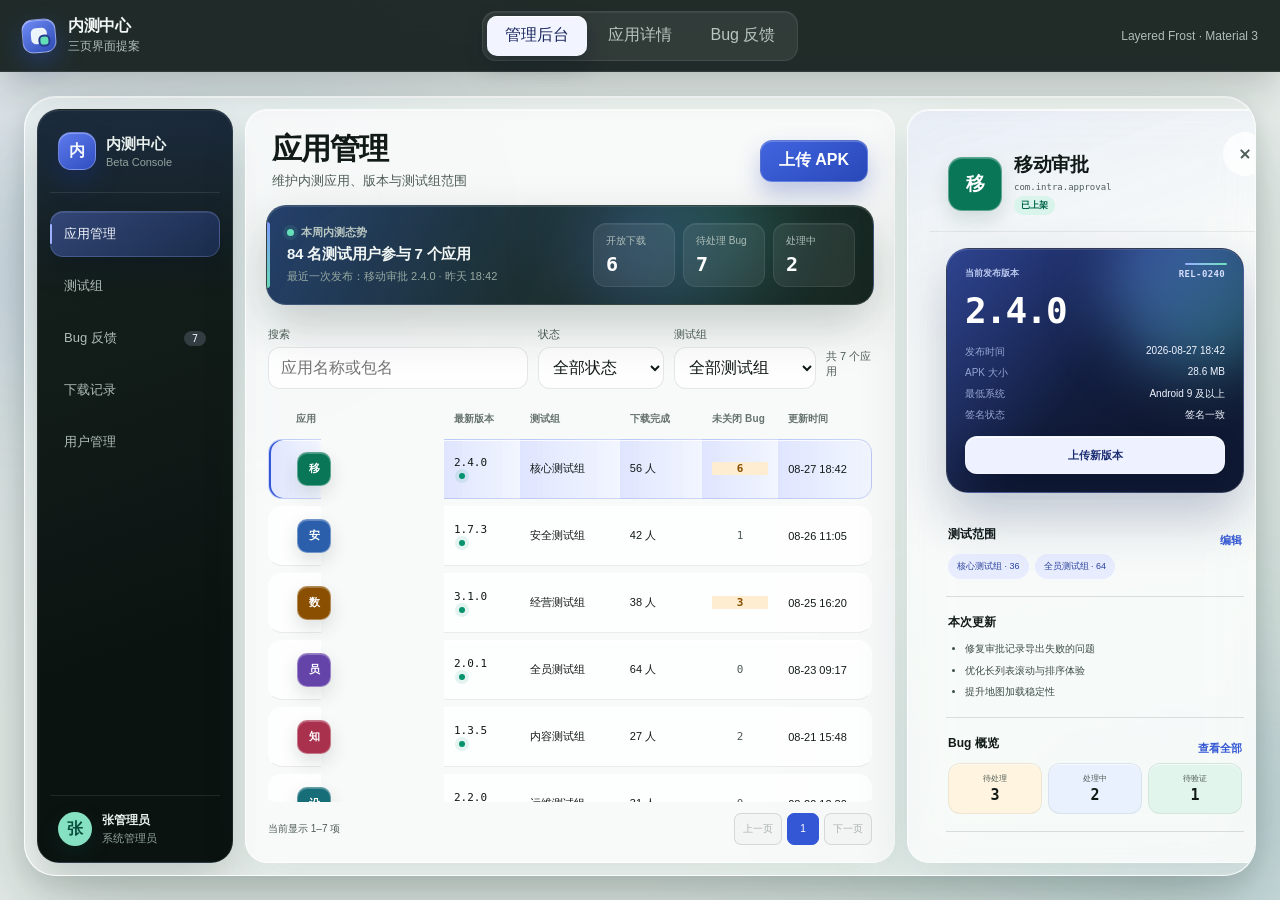
<file: ui-prototype/index.html>
<!doctype html>
<html lang="zh-CN">
  <head>
    <meta charset="UTF-8" />
    <meta name="viewport" content="width=device-width, initial-scale=1.0" />
    <meta name="color-scheme" content="light" />
    <title>内测中心 · 三页界面提案</title>
    <link rel="stylesheet" href="styles.css" />
    <link rel="stylesheet" href="glass-v2.css" />
  </head>
  <body>
    <!-- THESIS: 用“版本光场”把发布、下载与反馈证据连接起来，关键卡片形成清晰的玻璃层级。
    OWN-WORLD: 深海松石背景、Material 3 色阶、有限的半透明卡片、清晰实体控件；状态色制造景深。
    STORY: 管理员发布版本，员工确认版本并下载，再把证据绑定到该版本反馈。
    FIRST VIEWPORT: 后台先看到版本态势与卡片式应用台账；移动端先看到应用身份、版本与主操作玻璃卡。
    FORM: Material Frost / Release Aurora，用户指定卡片毛玻璃方向，Android 端支持实体色阶降级。
    FINISH: unreviewed and undocumented is unfinished; this build ends with the finish review, the verdict, DESIGN.md, and every shipping raster carrying its provenance -->
    <header class="prototype-bar" aria-label="原型页面切换">
      <div class="prototype-title">
        <span class="prototype-mark" aria-hidden="true"></span>
        <div>
          <strong>内测中心</strong>
          <span>三页界面提案</span>
        </div>
      </div>
      <nav class="prototype-tabs" aria-label="选择界面">
        <button class="prototype-tab is-active" type="button" data-view-target="admin">管理后台</button>
        <button class="prototype-tab" type="button" data-view-target="app-detail">应用详情</button>
        <button class="prototype-tab" type="button" data-view-target="bug-report">Bug 反馈</button>
      </nav>
      <p class="prototype-note">Layered Frost · Material 3</p>
    </header>

    <main class="prototype-stage">
      <section class="view-panel is-active" data-view="admin" aria-label="Web 管理后台应用管理页">
        <div class="admin-shell">
          <aside class="admin-sidebar">
            <div class="admin-brand">
              <span class="brand-seal">内</span>
              <div>
                <strong>内测中心</strong>
                <small>Beta Console</small>
              </div>
            </div>

            <nav class="admin-nav" aria-label="后台导航">
              <a class="is-current" href="#admin">应用管理</a>
              <a href="#groups">测试组</a>
              <a href="#bugs">Bug 反馈 <span class="nav-count">7</span></a>
              <a href="#downloads">下载记录</a>
              <a href="#users">用户管理</a>
            </nav>

            <div class="admin-account">
              <span class="account-avatar">张</span>
              <div>
                <strong>张管理员</strong>
                <small>系统管理员</small>
              </div>
            </div>
          </aside>

          <section class="admin-content">
            <header class="admin-heading">
              <div>
                <h1>应用管理</h1>
                <p>维护内测应用、版本与测试组范围</p>
              </div>
              <button class="primary-button" type="button" data-toast="已进入 APK 上传流程（原型）">上传 APK</button>
            </header>

            <section class="admin-insight-strip" aria-label="内测发布概览">
              <article class="release-pulse-card">
                <div class="release-pulse-copy">
                  <span><i aria-hidden="true"></i> 本周内测态势</span>
                  <strong>84 名测试用户参与 7 个应用</strong>
                  <small>最近一次发布：移动审批 2.4.0 · 昨天 18:42</small>
                </div>
                <dl>
                  <div><dt>开放下载</dt><dd>6</dd></div>
                  <div><dt>待处理 Bug</dt><dd>7</dd></div>
                  <div><dt>处理中</dt><dd>2</dd></div>
                </dl>
              </article>
            </section>

            <div class="admin-toolbar">
              <label class="search-field">
                <span>搜索</span>
                <input type="search" placeholder="应用名称或包名" aria-label="搜索应用" />
              </label>
              <label class="compact-select">
                <span>状态</span>
                <select aria-label="筛选应用状态">
                  <option>全部状态</option>
                  <option>已上架</option>
                  <option>已下架</option>
                  <option>草稿</option>
                </select>
              </label>
              <label class="compact-select">
                <span>测试组</span>
                <select aria-label="筛选测试组">
                  <option>全部测试组</option>
                  <option>核心测试组</option>
                  <option>全员测试组</option>
                  <option>财务测试组</option>
                </select>
              </label>
              <span class="result-count">共 7 个应用</span>
            </div>

            <div class="application-table-wrap">
              <table class="application-table" role="grid" aria-label="内测应用列表">
                <thead>
                  <tr>
                    <th scope="col">应用</th>
                    <th scope="col">最新版本</th>
                    <th scope="col">测试组</th>
                    <th scope="col">下载完成</th>
                    <th scope="col">未关闭 Bug</th>
                    <th scope="col">更新时间</th>
                  </tr>
                </thead>
                <tbody>
                  <tr class="is-selected" tabindex="0" aria-selected="true" data-app-row="移动审批" data-status="已上架" data-group="核心测试组">
                    <td><span class="app-icon mint">移</span><span><strong>移动审批</strong><small>com.intra.approval</small></span></td>
                    <td><span class="version-value">2.4.0</span><span class="live-dot" aria-label="已上架"></span></td>
                    <td>核心测试组</td>
                    <td>56 人</td>
                    <td><span class="bug-number warning">6</span></td>
                    <td>08-27 18:42</td>
                  </tr>
                  <tr tabindex="0" aria-selected="false" data-app-row="安全管家" data-status="已上架" data-group="安全测试组">
                    <td><span class="app-icon blue">安</span><span><strong>安全管家</strong><small>com.intra.safeguard</small></span></td>
                    <td><span class="version-value">1.7.3</span><span class="live-dot" aria-label="已上架"></span></td>
                    <td>安全测试组</td>
                    <td>42 人</td>
                    <td><span class="bug-number">1</span></td>
                    <td>08-26 11:05</td>
                  </tr>
                  <tr tabindex="0" aria-selected="false" data-app-row="数据看板" data-status="已上架" data-group="经营测试组">
                    <td><span class="app-icon amber">数</span><span><strong>数据看板</strong><small>com.intra.dashboard</small></span></td>
                    <td><span class="version-value">3.1.0</span><span class="live-dot" aria-label="已上架"></span></td>
                    <td>经营测试组</td>
                    <td>38 人</td>
                    <td><span class="bug-number warning">3</span></td>
                    <td>08-25 16:20</td>
                  </tr>
                  <tr tabindex="0" aria-selected="false" data-app-row="员工服务" data-status="已上架" data-group="全员测试组">
                    <td><span class="app-icon violet">员</span><span><strong>员工服务</strong><small>com.intra.employee</small></span></td>
                    <td><span class="version-value">2.0.1</span><span class="live-dot" aria-label="已上架"></span></td>
                    <td>全员测试组</td>
                    <td>64 人</td>
                    <td><span class="bug-number">0</span></td>
                    <td>08-23 09:17</td>
                  </tr>
                  <tr tabindex="0" aria-selected="false" data-app-row="知识库" data-status="已上架" data-group="内容测试组">
                    <td><span class="app-icon rose">知</span><span><strong>知识库</strong><small>com.intra.knowledge</small></span></td>
                    <td><span class="version-value">1.3.5</span><span class="live-dot" aria-label="已上架"></span></td>
                    <td>内容测试组</td>
                    <td>27 人</td>
                    <td><span class="bug-number">2</span></td>
                    <td>08-21 15:48</td>
                  </tr>
                  <tr tabindex="0" aria-selected="false" data-app-row="设备助手" data-status="已上架" data-group="运维测试组">
                    <td><span class="app-icon cyan">设</span><span><strong>设备助手</strong><small>com.intra.device</small></span></td>
                    <td><span class="version-value">2.2.0</span><span class="live-dot" aria-label="已上架"></span></td>
                    <td>运维测试组</td>
                    <td>31 人</td>
                    <td><span class="bug-number">0</span></td>
                    <td>08-20 12:30</td>
                  </tr>
                  <tr tabindex="0" aria-selected="false" data-app-row="终端工具箱" data-status="草稿" data-group="运维测试组">
                    <td><span class="app-icon graphite">终</span><span><strong>终端工具箱</strong><small>com.intra.toolbox</small></span></td>
                    <td><span class="version-value">0.9.8</span><span class="state-badge draft">草稿</span></td>
                    <td>运维测试组</td>
                    <td>19 人</td>
                    <td><span class="bug-number">1</span></td>
                    <td>08-18 10:02</td>
                  </tr>
                </tbody>
              </table>
            </div>

            <footer class="table-footer">
              <span>当前显示 1–7 项</span>
              <div class="pagination" aria-label="分页">
                <button type="button" disabled>上一页</button>
                <button class="is-current" type="button">1</button>
                <button type="button" disabled>下一页</button>
              </div>
            </footer>
          </section>

          <aside class="release-dossier" aria-label="选中应用详情">
            <header class="dossier-header">
              <span class="app-icon mint large">移</span>
              <div>
                <h2 id="dossier-app-name">移动审批</h2>
                <p>com.intra.approval</p>
                <span class="state-badge live">已上架</span>
              </div>
              <button class="icon-button close-detail" type="button" aria-label="关闭详情"></button>
            </header>

            <section class="version-passport">
              <div class="passport-topline">
                <span>当前发布版本</span>
                <span class="passport-code">REL-0240</span>
              </div>
              <strong>2.4.0</strong>
              <dl>
                <div><dt>发布时间</dt><dd>2026-08-27 18:42</dd></div>
                <div><dt>APK 大小</dt><dd>28.6 MB</dd></div>
                <div><dt>最低系统</dt><dd>Android 9 及以上</dd></div>
                <div><dt>签名状态</dt><dd>签名一致</dd></div>
              </dl>
              <button class="secondary-button" type="button" data-toast="已进入新版本上传流程（原型）">上传新版本</button>
            </section>

            <section class="dossier-section">
              <div class="section-title-row">
                <h3>测试范围</h3>
                <button type="button" class="text-button" data-toast="测试组编辑入口（原型）">编辑</button>
              </div>
              <div class="tag-row"><span>核心测试组 · 36</span><span>全员测试组 · 64</span></div>
            </section>

            <section class="dossier-section">
              <h3>本次更新</h3>
              <ul class="release-notes">
                <li>修复审批记录导出失败的问题</li>
                <li>优化长列表滚动与排序体验</li>
                <li>提升地图加载稳定性</li>
              </ul>
            </section>

            <section class="dossier-section bug-overview">
              <div class="section-title-row"><h3>Bug 概览</h3><button class="text-button" type="button" data-toast="Bug 管理列表将在完整后台中打开（原型）">查看全部</button></div>
              <div class="bug-status-line">
                <span class="status-dot pending">待处理 <strong>3</strong></span>
                <span class="status-dot progress">处理中 <strong>2</strong></span>
                <span class="status-dot verify">待验证 <strong>1</strong></span>
              </div>
            </section>
          </aside>
        </div>
      </section>

      <section class="view-panel mobile-view" data-view="app-detail" aria-label="Android 客户端应用详情页">
        <div class="phone-label"><strong>客户端 · 应用详情</strong><span>识别应用、确认版本、下载与进入反馈</span></div>
        <article class="phone-shell">
          <div class="phone-camera" aria-hidden="true"></div>
          <div class="phone-status"><span>10:30</span><span>5G&nbsp;&nbsp;84%</span></div>
          <div class="phone-screen">
            <header class="mobile-topbar">
              <button class="back-button" type="button" aria-label="返回应用列表" data-toast="已返回应用列表（该页不在本次三页范围）"><span aria-hidden="true"></span></button>
              <strong>应用详情</strong>
              <button class="more-button" type="button" aria-label="更多操作" data-toast="更多操作：分享应用信息、查看历史版本"><i></i><i></i><i></i></button>
            </header>

            <main class="mobile-content app-detail-content">
              <section class="app-hero-card">
                <div class="hero-eyebrow"><span><i aria-hidden="true"></i> 核心测试组</span><b>REL-0240</b></div>
                <div class="app-identity">
                  <span class="app-icon mint mobile-icon">移</span>
                  <div>
                    <h1>移动审批</h1>
                    <p>公司审批与任务协同</p>
                    <span class="mobile-version"><i></i>版本 2.4.0</span>
                  </div>
                </div>

                <button class="download-button" type="button" id="download-button">更新</button>
                <p class="download-meta" id="download-meta">版本已通过签名一致性校验</p>
                <div class="hero-fact-grid" aria-label="版本信息">
                  <span><small>文件</small><strong>28.6 MB</strong></span>
                  <span><small>系统</small><strong>Android 9+</strong></span>
                  <span><small>安全</small><strong>签名一致</strong></span>
                </div>
              </section>

              <section class="mobile-section showcase-section">
                <div class="mobile-section-title"><h2>应用截图</h2><span>3 张</span></div>
                <div class="screenshot-rail" aria-label="应用截图">
                  <figure class="screen-card approvals"><img src="assets/approval-home.svg" alt="移动审批首页，展示今日待办与审批分类" /><figcaption>今日待办</figcaption></figure>
                  <figure class="screen-card route"><img src="assets/approval-route.svg" alt="审批进度详情，展示已完成、处理中和待审批节点" /><figcaption>审批进度</figcaption></figure>
                  <figure class="screen-card records"><img src="assets/approval-records.svg" alt="审批记录列表，展示状态、申请人和提交时间" /><figcaption>审批记录</figcaption></figure>
                </div>
              </section>

              <section class="mobile-section release-section">
                <div class="mobile-section-title"><h2>本次更新</h2><time>08 月 27 日</time></div>
                <ul>
                  <li>修复审批记录导出失败的问题</li>
                  <li>优化长列表滚动与排序体验</li>
                  <li>提升地图加载稳定性</li>
                </ul>
              </section>

              <section class="mobile-section bug-summary">
                <div class="mobile-section-title"><h2>Bug 反馈</h2><button type="button" data-toast="Bug 列表与处理状态将在完整客户端中打开（原型）">查看全部</button></div>
                <div class="bug-summary-row"><span class="bug-index pending">3</span><p><strong>待处理</strong><small>导出、推送等问题</small></p></div>
                <div class="bug-summary-row"><span class="bug-index progress">2</span><p><strong>处理中</strong><small>管理员正在跟进</small></p></div>
                <div class="bug-summary-row"><span class="bug-index verify">1</span><p><strong>待验证</strong><small>请在 2.4.0 版本验证</small></p></div>
              </section>

              <button class="feedback-button" type="button" data-view-jump="bug-report">反馈 Bug</button>
            </main>

            <nav class="mobile-nav" aria-label="客户端主导航">
              <button class="is-active" type="button" data-toast="当前位于应用模块"><span class="nav-glyph apps-glyph" aria-hidden="true"></span>应用</button>
              <button type="button" data-view-jump="bug-report"><span class="nav-glyph feedback-glyph" aria-hidden="true"></span>反馈</button>
              <button type="button" data-toast="“我的”页面不在本次三页范围"><span class="nav-glyph user-glyph" aria-hidden="true"></span>我的</button>
            </nav>
            <div class="mobile-snackbar" role="status" aria-live="polite" aria-hidden="true"></div>
          </div>
        </article>
      </section>

      <section class="view-panel mobile-view" data-view="bug-report" aria-label="Android 客户端 Bug 反馈页">
        <div class="phone-label"><strong>客户端 · Bug 反馈</strong><span>自动绑定应用与版本，上传截图后提交</span></div>
        <article class="phone-shell">
          <div class="phone-camera" aria-hidden="true"></div>
          <div class="phone-status"><span>10:30</span><span>5G&nbsp;&nbsp;84%</span></div>
          <div class="phone-screen">
            <header class="mobile-topbar">
              <button class="back-button" type="button" aria-label="返回应用详情" data-view-jump="app-detail"><span aria-hidden="true"></span></button>
              <strong>反馈 Bug</strong>
              <span class="topbar-spacer" aria-hidden="true"></span>
            </header>

            <form class="mobile-content bug-form" id="bug-form" novalidate>
              <section class="bug-app-context">
                <span class="app-icon mint context-icon">移</span>
                <div><strong>移动审批</strong><span>版本 2.4.0 · REL-0240</span></div>
                <span class="context-lock">已绑定</span>
              </section>

              <section class="problem-card" aria-label="问题描述">
                <label class="form-field">
                  <span>问题标题 <em>必填</em></span>
                  <input id="bug-title" name="title" type="text" value="审批记录导出后提示失败" maxlength="80" aria-describedby="title-error" required />
                  <small class="field-error" id="title-error"></small>
                </label>

                <label class="form-field">
                  <span>问题描述 <em>必填</em></span>
                  <textarea id="bug-description" name="description" rows="5" maxlength="1000" aria-describedby="description-error" required>在导出 2026-08-27 的审批记录时，点击“导出”后提示失败。重新登录并清除缓存后仍可复现。</textarea>
                  <small class="counter" id="description-counter">58 / 1000</small>
                  <small class="field-error" id="description-error"></small>
                </label>
              </section>

              <section class="evidence-card" aria-label="截图与设备证据">
                <fieldset class="upload-field">
                  <legend>上传截图 <span id="attachment-count">2 / 5</span></legend>
                  <div class="upload-grid">
                    <div class="bug-thumb dark"><img src="assets/approval-error.svg" alt="导出审批记录时显示操作失败" /><button type="button" data-delete-attachment aria-label="删除第一张截图"></button><span>导出结果</span><strong>操作失败</strong></div>
                    <div class="bug-thumb light"><img src="assets/approval-records.svg" alt="发生问题前的审批记录列表" /><button type="button" data-delete-attachment aria-label="删除第二张截图"></button><span>审批记录</span></div>
                    <button class="upload-trigger" type="button" data-toast="将打开系统相册（原型）"><span aria-hidden="true"></span>添加截图</button>
                  </div>
                  <p>请检查截图中是否包含手机号、聊天内容或账号信息。</p>
                </fieldset>

                <section class="device-context">
                  <div><span>设备信息</span><strong>Pixel 8 · Android 15</strong></div>
                  <div><span>客户端</span><strong>内测中心 1.0.0</strong></div>
                </section>
              </section>

              <footer class="submit-bar">
                <p class="form-result" id="form-result" role="status" aria-live="polite">文字和截图会自动保存为本地草稿</p>
                <button class="submit-feedback" type="submit">提交反馈</button>
              </footer>
            </form>
            <div class="mobile-snackbar" role="status" aria-live="polite" aria-hidden="true"></div>
          </div>
        </article>
      </section>
    </main>

    <div class="toast" role="status" aria-live="polite" aria-hidden="true"></div>
    <script src="app.js"></script>
  </body>
</html>
</file>
<file: ui-prototype/styles.css>
:root {
  color-scheme: light;
  --canvas: #edf2ef;
  --surface: #ffffff;
  --surface-muted: #f6f8f7;
  --surface-selected: #e6f6f0;
  --ink: #16201c;
  --ink-soft: #5b6862;
  --ink-faint: #56635d;
  --line: #d8e1dd;
  --line-soft: #e8eeeb;
  --accent: #087657;
  --accent-dark: #06533f;
  --accent-soft: #d9f2e8;
  --sidebar: #17211e;
  --sidebar-soft: #23302b;
  --warning: #d5871a;
  --info: #3d7cd3;
  --verify: #0b8f6a;
  --error: #bd3e4a;
  --radius-sm: 8px;
  --radius-md: 12px;
  --radius-lg: 16px;
  --shadow: 0 18px 46px rgba(22, 32, 28, 0.12);
  --font: "Avenir Next", "PingFang SC", "Microsoft YaHei", sans-serif;
  --data-font: "SFMono-Regular", "Cascadia Code", "Roboto Mono", monospace;
}

* {
  box-sizing: border-box;
}

html {
  min-width: 320px;
  background: var(--canvas);
}

body {
  margin: 0;
  min-height: 100vh;
  color: var(--ink);
  background: var(--canvas);
  font-family: var(--font);
  -webkit-font-smoothing: antialiased;
}

button,
input,
select,
textarea {
  font: inherit;
}

button,
a,
input,
select,
textarea {
  outline: none;
}

:focus-visible {
  outline: 3px solid rgba(11, 143, 106, 0.32);
  outline-offset: 2px;
}

::selection {
  color: var(--ink);
  background: #b9e7d7;
}

* {
  scrollbar-width: thin;
  scrollbar-color: #a8b6b0 transparent;
}

*::-webkit-scrollbar {
  width: 8px;
  height: 8px;
}

*::-webkit-scrollbar-thumb {
  background: #a8b6b0;
  border-radius: 99px;
}

.prototype-bar {
  position: sticky;
  z-index: 30;
  top: 0;
  min-height: 68px;
  padding: 10px 22px;
  display: grid;
  grid-template-columns: 1fr auto 1fr;
  align-items: center;
  gap: 16px;
  color: #eff8f4;
  background: #111a17;
  border-bottom: 1px solid #33413b;
}

.prototype-title {
  display: flex;
  align-items: center;
  gap: 11px;
}

.prototype-title div {
  display: grid;
  gap: 1px;
}

.prototype-title strong {
  font-size: 15px;
  letter-spacing: -0.01em;
}

.prototype-title span,
.prototype-note {
  color: #aebdb7;
  font-size: 11px;
}

.prototype-mark {
  width: 30px;
  height: 30px;
  display: block;
  border: 7px solid #53c7a2;
  border-right-color: transparent;
  border-radius: 9px;
  transform: rotate(-12deg);
}

.prototype-tabs {
  padding: 4px;
  display: flex;
  gap: 2px;
  background: #23302b;
  border-radius: 10px;
}

.prototype-tab {
  min-height: 38px;
  padding: 0 17px;
  color: #bac8c2;
  background: transparent;
  border: 0;
  border-radius: 7px;
  cursor: pointer;
  transition: color 160ms ease-out, background-color 160ms ease-out, transform 120ms ease-out;
}

.prototype-tab:hover {
  color: #ffffff;
}

.prototype-tab:active {
  transform: scale(0.98);
}

.prototype-tab.is-active {
  color: var(--ink);
  background: #ffffff;
}

.prototype-note {
  margin: 0;
  text-align: right;
}

.prototype-stage {
  min-height: calc(100vh - 68px);
  padding: 22px;
}

.view-panel {
  display: none;
}

.view-panel.is-active {
  display: block;
  animation: panel-in 220ms cubic-bezier(0.2, 0.8, 0.2, 1) both;
}

@keyframes panel-in {
  from { opacity: 0.72; filter: blur(3px); }
  to { opacity: 1; filter: blur(0); }
}

.admin-shell {
  width: min(1480px, calc(100vw - 44px));
  height: min(850px, calc(100vh - 112px));
  min-height: 660px;
  margin: 0 auto;
  display: grid;
  grid-template-columns: 188px minmax(620px, 1fr) 370px;
  overflow: hidden;
  background: var(--surface);
  border-radius: var(--radius-lg);
  box-shadow: var(--shadow);
}

.admin-shell.detail-closed {
  grid-template-columns: 188px minmax(620px, 1fr);
}

.admin-sidebar {
  min-width: 0;
  padding: 22px 14px 16px;
  display: flex;
  flex-direction: column;
  color: #e9f1ed;
  background: var(--sidebar);
}

.admin-brand {
  padding: 4px 8px 24px;
  display: flex;
  align-items: center;
  gap: 10px;
  border-bottom: 1px solid #34413c;
}

.brand-seal {
  width: 34px;
  height: 34px;
  display: grid;
  place-items: center;
  color: #0a5d47;
  background: #70d6b3;
  border-radius: 10px;
  font-weight: 800;
}

.admin-brand div,
.admin-account div {
  min-width: 0;
  display: grid;
  gap: 2px;
}

.admin-brand strong {
  font-size: 15px;
}

.admin-brand small,
.admin-account small {
  color: #9daea7;
  font-size: 10px;
}

.admin-nav {
  padding-top: 16px;
  display: grid;
  gap: 4px;
}

.admin-nav a {
  min-height: 44px;
  padding: 0 13px;
  display: flex;
  align-items: center;
  justify-content: space-between;
  color: #b8c7c0;
  border-radius: 9px;
  text-decoration: none;
  font-size: 13px;
  transition: color 160ms ease-out, background-color 160ms ease-out;
}

.admin-nav a:hover {
  color: #ffffff;
  background: #222f2a;
}

.admin-nav a.is-current {
  color: #ffffff;
  background: #0b7e5f;
}

.nav-count {
  min-width: 22px;
  padding: 2px 6px;
  text-align: center;
  color: #ecfff8;
  background: rgba(255, 255, 255, 0.14);
  border-radius: 99px;
  font-family: var(--data-font);
  font-size: 10px;
}

.admin-account {
  margin-top: auto;
  padding: 16px 8px 2px;
  display: flex;
  align-items: center;
  gap: 10px;
  border-top: 1px solid #34413c;
}

.account-avatar {
  width: 34px;
  height: 34px;
  display: grid;
  place-items: center;
  color: #23302b;
  background: #b8c7c0;
  border-radius: 50%;
  font-weight: 700;
}

.admin-account strong {
  font-size: 12px;
}

.admin-content {
  min-width: 0;
  display: flex;
  flex-direction: column;
  border-right: 1px solid var(--line);
}

.admin-heading {
  min-height: 96px;
  padding: 24px 28px 18px;
  display: flex;
  align-items: center;
  justify-content: space-between;
  gap: 20px;
  border-bottom: 1px solid var(--line-soft);
}

.admin-heading h1 {
  margin: 0 0 5px;
  font-size: 25px;
  line-height: 1.15;
  letter-spacing: -0.025em;
}

.admin-heading p {
  margin: 0;
  color: var(--ink-soft);
  font-size: 12px;
}

.primary-button,
.secondary-button,
.download-button,
.feedback-button,
.submit-feedback {
  border: 0;
  cursor: pointer;
  transition: background-color 160ms ease-out, transform 120ms ease-out, color 160ms ease-out;
}

.primary-button {
  min-height: 42px;
  padding: 0 18px;
  color: #ffffff;
  background: var(--accent);
  border-radius: var(--radius-sm);
  font-weight: 700;
}

.primary-button:hover,
.download-button:hover,
.submit-feedback:hover {
  background: var(--accent-dark);
}

.primary-button:active,
.secondary-button:active,
.download-button:active,
.feedback-button:active,
.submit-feedback:active {
  transform: scale(0.98);
}

.admin-toolbar {
  min-height: 76px;
  padding: 16px 28px;
  display: flex;
  align-items: flex-end;
  gap: 10px;
  border-bottom: 1px solid var(--line-soft);
}

.search-field,
.compact-select {
  display: grid;
  gap: 5px;
}

.search-field span,
.compact-select span {
  color: var(--ink-soft);
  font-size: 10px;
}

.search-field input,
.compact-select select {
  height: 38px;
  color: var(--ink);
  background: var(--surface);
  border: 1px solid var(--line);
  border-radius: var(--radius-sm);
}

.search-field input {
  width: min(260px, 22vw);
  padding: 0 12px;
}

.compact-select select {
  padding: 0 30px 0 10px;
}

.search-field input:focus,
.compact-select select:focus {
  border-color: var(--accent);
  box-shadow: 0 0 0 3px rgba(11, 143, 106, 0.12);
}

.result-count {
  margin-left: auto;
  padding-bottom: 10px;
  color: var(--ink-soft);
  font-size: 11px;
}

.application-table-wrap {
  min-height: 0;
  flex: 1;
  overflow: auto;
}

.application-table {
  width: 100%;
  border-collapse: collapse;
  table-layout: fixed;
  font-size: 11px;
  font-variant-numeric: tabular-nums;
}

.application-table th,
.application-table td {
  padding: 12px 10px;
  text-align: left;
  border-bottom: 1px solid var(--line-soft);
}

.application-table th:first-child,
.application-table td:first-child {
  padding-left: 28px;
  width: 30%;
}

.application-table th:nth-child(2) { width: 13%; }
.application-table th:nth-child(3) { width: 17%; }
.application-table th:nth-child(4) { width: 14%; }
.application-table th:nth-child(5) { width: 13%; }
.application-table th:nth-child(6) { width: 16%; }

.application-table th {
  position: sticky;
  z-index: 1;
  top: 0;
  color: var(--ink-soft);
  background: var(--surface-muted);
  font-size: 10px;
  font-weight: 600;
}

.application-table tbody tr {
  cursor: pointer;
  transition: background-color 140ms ease-out;
}

.application-table tbody tr:hover,
.application-table tbody tr:focus {
  background: #f2f7f5;
}

.application-table tbody tr.is-selected {
  background: var(--surface-selected);
  box-shadow: inset 2px 0 0 var(--accent);
}

.application-table tbody tr[aria-selected="true"] {
  background: var(--surface-selected);
  box-shadow: inset 2px 0 0 var(--accent);
}

.application-table td:first-child {
  display: flex;
  align-items: center;
  gap: 10px;
}

.application-table td > span:not(.app-icon):first-of-type,
.application-table td:first-child > span:last-child {
  min-width: 0;
  display: grid;
  gap: 3px;
}

.application-table td strong {
  overflow: hidden;
  text-overflow: ellipsis;
  white-space: nowrap;
  font-size: 12px;
}

.application-table td small {
  overflow: hidden;
  color: var(--ink-faint);
  text-overflow: ellipsis;
  white-space: nowrap;
  font-family: var(--data-font);
  font-size: 8px;
}

.app-icon {
  width: 34px;
  height: 34px;
  flex: 0 0 auto;
  display: grid;
  place-items: center;
  color: #ffffff;
  background: #66736d;
  border-radius: 10px;
  font-weight: 800;
}

.app-icon.mint { background: #087657; }
.app-icon.blue { background: #2b5fac; }
.app-icon.amber { background: #8a4f00; }
.app-icon.violet { background: #6544aa; }
.app-icon.rose { background: #a9314e; }
.app-icon.cyan { background: #176d78; }
.app-icon.graphite { background: #34413c; }

.version-value,
.passport-code {
  font-family: var(--data-font);
  font-variant-numeric: tabular-nums;
}

.live-dot {
  width: 6px;
  height: 6px;
  margin-left: 5px;
  display: inline-block;
  background: var(--accent);
  border-radius: 50%;
}

.bug-number {
  min-width: 22px;
  display: inline-block;
  text-align: center;
  color: var(--ink-soft);
  font-family: var(--data-font);
}

.bug-number.warning {
  color: #9a5b09;
  font-weight: 800;
}

.state-badge {
  width: fit-content;
  padding: 3px 7px;
  display: inline-flex;
  align-items: center;
  color: var(--ink-soft);
  background: #edf1ef;
  border-radius: 99px;
  font-size: 9px;
  font-weight: 700;
}

.state-badge.live {
  color: #08664d;
  background: var(--accent-soft);
}

.state-badge.draft {
  margin-left: 4px;
  color: #6c5b2a;
  background: #f6efd9;
}

.table-footer {
  min-height: 60px;
  padding: 12px 28px;
  display: flex;
  align-items: center;
  justify-content: space-between;
  color: var(--ink-soft);
  border-top: 1px solid var(--line-soft);
  font-size: 10px;
}

.pagination {
  display: flex;
  gap: 5px;
}

.pagination button {
  min-width: 32px;
  min-height: 32px;
  padding: 0 8px;
  color: var(--ink-soft);
  background: #ffffff;
  border: 1px solid var(--line);
  border-radius: 7px;
}

.pagination button.is-current {
  color: #ffffff;
  background: var(--accent);
  border-color: var(--accent);
}

.pagination button:disabled {
  color: #a7b1ad;
  background: #f3f5f4;
}

.release-dossier {
  min-width: 0;
  padding: 22px 22px 26px;
  overflow: auto;
  background: #fbfcfb;
}

.release-dossier.is-closed {
  display: none;
}

.dossier-header {
  position: relative;
  padding: 3px 28px 22px 0;
  display: flex;
  align-items: center;
  gap: 12px;
  border-bottom: 1px solid var(--line);
}

.app-icon.large {
  width: 54px;
  height: 54px;
  border-radius: 14px;
  font-size: 19px;
}

.dossier-header div {
  min-width: 0;
  display: grid;
  gap: 4px;
}

.dossier-header h2 {
  margin: 0;
  font-size: 19px;
  letter-spacing: -0.02em;
}

.dossier-header p {
  margin: 0;
  overflow: hidden;
  color: var(--ink-faint);
  text-overflow: ellipsis;
  white-space: nowrap;
  font-family: var(--data-font);
  font-size: 9px;
}

.icon-button {
  width: 34px;
  height: 34px;
  display: grid;
  place-items: center;
  color: var(--ink-soft);
  background: transparent;
  border: 0;
  border-radius: 50%;
  cursor: pointer;
  font-size: 0;
}

.icon-button::before,
.icon-button::after,
.bug-thumb button::before,
.bug-thumb button::after {
  position: absolute;
  width: 12px;
  height: 1.5px;
  content: "";
  background: currentColor;
  border-radius: 2px;
}

.icon-button::before,
.bug-thumb button::before {
  transform: rotate(45deg);
}

.icon-button::after,
.bug-thumb button::after {
  transform: rotate(-45deg);
}

.close-detail {
  position: absolute;
  top: 0;
  right: -7px;
}

.icon-button:hover {
  color: var(--ink);
  background: #edf1ef;
}

.version-passport {
  margin: 18px 0 0;
  padding: 16px;
  background: #eef8f4;
  border: 1px solid #c8e6da;
  border-radius: var(--radius-md);
}

.passport-topline {
  margin-bottom: 10px;
  display: flex;
  align-items: center;
  justify-content: space-between;
  color: #396b59;
  font-size: 9px;
  font-weight: 700;
  text-transform: uppercase;
}

.passport-code {
  letter-spacing: 0.04em;
}

.version-passport > strong {
  display: block;
  font-family: var(--data-font);
  font-size: 28px;
  letter-spacing: -0.035em;
}

.version-passport dl {
  margin: 14px 0;
  display: grid;
  gap: 7px;
}

.version-passport dl div {
  display: flex;
  justify-content: space-between;
  gap: 10px;
  font-size: 10px;
}

.version-passport dt {
  color: var(--ink-soft);
}

.version-passport dd {
  margin: 0;
  text-align: right;
  font-variant-numeric: tabular-nums;
}

.secondary-button {
  min-height: 38px;
  width: 100%;
  color: var(--accent-dark);
  background: #ffffff;
  border: 1px solid #72baa0;
  border-radius: var(--radius-sm);
  font-size: 11px;
  font-weight: 700;
}

.secondary-button:hover,
.feedback-button:hover {
  color: #ffffff;
  background: var(--accent);
}

.dossier-section {
  padding: 19px 0;
  border-bottom: 1px solid var(--line);
}

.dossier-section h3 {
  margin: 0 0 11px;
  font-size: 12px;
}

.section-title-row,
.mobile-section-title {
  display: flex;
  align-items: center;
  justify-content: space-between;
  gap: 12px;
}

.text-button,
.mobile-section-title button {
  padding: 4px 0;
  color: var(--accent-dark);
  background: transparent;
  border: 0;
  cursor: pointer;
  font-size: 0.6875rem;
  font-weight: 700;
}

.mobile-section-title button {
  min-width: 48px;
  min-height: 48px;
  display: inline-grid;
  place-items: center;
}

.tag-row {
  display: flex;
  flex-wrap: wrap;
  gap: 6px;
}

.tag-row span {
  padding: 6px 9px;
  color: #355047;
  background: #edf2f0;
  border-radius: 99px;
  font-size: 9px;
}

.release-notes {
  margin: 0;
  padding-left: 17px;
  display: grid;
  gap: 7px;
  color: #3e4d47;
  font-size: 10px;
  line-height: 1.45;
}

.bug-status-line {
  display: grid;
  grid-template-columns: repeat(3, 1fr);
  gap: 6px;
}

.status-dot {
  padding: 9px 6px;
  display: grid;
  gap: 2px;
  text-align: center;
  color: var(--ink-soft);
  background: #edf1ef;
  border-radius: var(--radius-sm);
  font-size: 8px;
}

.status-dot strong {
  color: var(--ink);
  font-family: var(--data-font);
  font-size: 15px;
}

.status-dot.pending { background: #fff4df; }
.status-dot.progress { background: #e8f1fd; }
.status-dot.verify { background: #e2f5ed; }

.mobile-view {
  padding: 2px 0 20px;
}

.mobile-view.is-active {
  display: grid;
  place-items: center;
}

.phone-label {
  margin-bottom: 14px;
  display: grid;
  gap: 3px;
  text-align: center;
}

.phone-label strong {
  font-size: 14px;
}

.phone-label span {
  color: var(--ink-soft);
  font-size: 11px;
}

.phone-shell {
  position: relative;
  width: 390px;
  height: min(830px, calc(100vh - 156px));
  min-height: 680px;
  padding: 10px;
  overflow: hidden;
  background: #111614;
  border: 1px solid #39443f;
  border-radius: 42px;
  box-shadow: 0 26px 62px rgba(22, 32, 28, 0.22);
}

.phone-camera {
  position: absolute;
  z-index: 5;
  top: 16px;
  left: 50%;
  width: 17px;
  height: 17px;
  background: #0b0e0d;
  border: 4px solid #202a26;
  border-radius: 50%;
  transform: translateX(-50%);
}

.phone-status {
  position: absolute;
  z-index: 4;
  top: 12px;
  right: 22px;
  left: 22px;
  height: 28px;
  padding: 0 10px;
  display: flex;
  align-items: center;
  justify-content: space-between;
  color: #29332f;
  font-size: 0.6875rem;
  font-weight: 700;
  pointer-events: none;
}

.phone-screen {
  position: relative;
  height: 100%;
  overflow: hidden;
  background: var(--surface-muted);
  border-radius: 33px;
}

.mobile-topbar {
  position: absolute;
  z-index: 3;
  top: 28px;
  right: 0;
  left: 0;
  height: 56px;
  padding: 0 12px;
  display: grid;
  grid-template-columns: 48px 1fr 48px;
  align-items: center;
  background: rgba(246, 248, 247, 0.96);
  border-bottom: 1px solid var(--line-soft);
}

.mobile-topbar > strong {
  text-align: center;
  font-size: 15px;
}

.back-button,
.more-button {
  width: 48px;
  height: 48px;
  display: grid;
  place-items: center;
  background: transparent;
  border: 0;
  border-radius: 50%;
  cursor: pointer;
}

.back-button:hover,
.more-button:hover {
  background: #e7ece9;
}

.back-button span {
  width: 11px;
  height: 11px;
  border-bottom: 2px solid var(--ink);
  border-left: 2px solid var(--ink);
  transform: rotate(45deg);
}

.more-button {
  display: flex;
  justify-content: center;
  gap: 3px;
}

.more-button i {
  width: 3px;
  height: 3px;
  display: block;
  background: var(--ink);
  border-radius: 50%;
}

.topbar-spacer {
  width: 48px;
}

.mobile-content {
  position: absolute;
  top: 84px;
  right: 0;
  bottom: 66px;
  left: 0;
  padding: 20px 20px 28px;
  overflow: auto;
}

.app-identity {
  display: flex;
  align-items: center;
  gap: 14px;
}

.mobile-icon {
  width: 72px;
  height: 72px;
  border-radius: 20px;
  font-size: 24px;
  box-shadow: 0 11px 24px rgba(11, 143, 106, 0.2);
}

.app-identity div {
  min-width: 0;
  display: grid;
  gap: 4px;
}

.app-identity h1 {
  margin: 0;
  font-size: 23px;
  letter-spacing: -0.03em;
}

.app-identity p {
  margin: 0;
  color: var(--ink-soft);
  font-size: 0.75rem;
}

.mobile-version {
  display: flex;
  align-items: center;
  gap: 6px;
  color: var(--ink-soft);
  font-family: var(--data-font);
  font-size: 0.6875rem;
}

.mobile-version i {
  width: 6px;
  height: 6px;
  display: block;
  background: var(--accent);
  border-radius: 50%;
}

.download-button,
.submit-feedback {
  width: 100%;
  min-height: 48px;
  margin-top: 18px;
  color: #ffffff;
  background: var(--accent);
  border-radius: var(--radius-md);
  font-size: 14px;
  font-weight: 800;
}

.download-button.is-progress {
  color: #1e4c3d;
  background: #ccebdc;
  cursor: wait;
}

.download-meta {
  margin: 8px 0 0;
  text-align: center;
  color: var(--ink-faint);
  font-size: 0.6875rem;
}

.mobile-section {
  margin-top: 24px;
  padding-top: 22px;
  border-top: 1px solid var(--line);
}

.mobile-section-title h2 {
  margin: 0;
  font-size: 1rem;
  letter-spacing: -0.015em;
}

.mobile-section-title > span,
.mobile-section-title time {
  color: var(--ink-faint);
  font-size: 0.6875rem;
}

.screenshot-rail {
  margin-top: 12px;
  padding-bottom: 4px;
  display: grid;
  grid-auto-columns: 38%;
  grid-auto-flow: column;
  gap: 10px;
  overflow-x: auto;
  scroll-snap-type: x mandatory;
}

.screen-card {
  height: 210px;
  padding: 13px;
  overflow: hidden;
  color: #e6fff6;
  background: #19342b;
  border-radius: var(--radius-md);
  scroll-snap-align: start;
  font-size: 9px;
}

.screen-card span {
  display: block;
  color: #b7d6ca;
}

.screen-card.approvals strong {
  margin: 18px 0;
  display: block;
  font-family: var(--data-font);
  font-size: 46px;
  line-height: 1;
}

.screen-card.approvals i,
.screen-card.records i {
  height: 31px;
  margin-top: 8px;
  display: block;
  background: #2d4b40;
  border-radius: 6px;
}

.screen-card.route {
  color: var(--ink);
  background: #ffffff;
  border: 1px solid var(--line);
}

.screen-card.route span {
  color: var(--ink-soft);
}

.route-line {
  width: 2px;
  height: 92px;
  margin: 16px 0 10px 12px;
  background: var(--accent);
  box-shadow: 0 23px 0 var(--accent), 0 46px 0 #9cacA5;
}

.screen-card.route b {
  margin: 7px 0;
  display: block;
  font-size: 8px;
}

.screen-card.records {
  color: var(--ink);
  background: #eef4f1;
}

.screen-card.records span {
  color: var(--ink-soft);
}

.screen-card.records i {
  background: #ffffff;
  border: 1px solid #dce5e1;
}

.release-section ul {
  margin: 12px 0 0;
  padding-left: 18px;
  display: grid;
  gap: 7px;
  color: #394640;
  font-size: 0.75rem;
  line-height: 1.45;
}

.bug-summary {
  padding-bottom: 4px;
}

.bug-summary-row {
  min-height: 52px;
  display: flex;
  align-items: center;
  gap: 12px;
  border-bottom: 1px solid var(--line-soft);
}

.bug-index {
  width: 30px;
  height: 30px;
  display: grid;
  place-items: center;
  border-radius: 10px;
  font-family: var(--data-font);
  font-size: 0.6875rem;
  font-weight: 800;
}

.bug-index.pending { color: #8d580c; background: #fff0d3; }
.bug-index.progress { color: #275b9e; background: #e3eefd; }
.bug-index.verify { color: #08664d; background: #d9f2e8; }

.bug-summary-row p {
  margin: 0;
  display: grid;
  gap: 2px;
}

.bug-summary-row strong {
  font-size: 0.75rem;
}

.bug-summary-row small {
  color: var(--ink-faint);
  font-size: 0.625rem;
}

.feedback-button {
  width: 100%;
  min-height: 48px;
  margin-top: 20px;
  color: var(--accent-dark);
  background: transparent;
  border: 1px solid var(--accent);
  border-radius: var(--radius-md);
  font-weight: 800;
}

.mobile-nav {
  position: absolute;
  z-index: 4;
  right: 0;
  bottom: 0;
  left: 0;
  height: 66px;
  display: grid;
  grid-template-columns: repeat(3, 1fr);
  background: rgba(255, 255, 255, 0.98);
  border-top: 1px solid var(--line);
}

.mobile-nav button {
  min-width: 48px;
  min-height: 48px;
  padding: 5px 0 7px;
  display: grid;
  place-items: center;
  gap: 2px;
  color: var(--ink-faint);
  background: transparent;
  border: 0;
  font-size: 0.625rem;
  cursor: pointer;
}

.mobile-nav button.is-active {
  color: var(--accent-dark);
  font-weight: 800;
}

.mobile-snackbar {
  position: absolute;
  z-index: 8;
  right: 14px;
  bottom: 78px;
  left: 14px;
  min-height: 48px;
  padding: 11px 14px;
  display: flex;
  align-items: center;
  color: #f3faf7;
  background: #24312c;
  border-radius: 10px;
  box-shadow: 0 12px 28px rgba(22, 32, 28, 0.22);
  opacity: 0;
  pointer-events: none;
  transform: translateY(8px);
  transition: opacity 180ms ease-out, transform 180ms ease-out;
  font-size: 0.75rem;
}

.mobile-snackbar.is-visible {
  opacity: 1;
  transform: translateY(0);
}

.nav-glyph {
  width: 18px;
  height: 18px;
  display: block;
  border: 2px solid currentColor;
}

.apps-glyph {
  border-radius: 5px;
  box-shadow: inset 6px 0 0 transparent;
}

.feedback-glyph {
  border-radius: 50% 50% 50% 3px;
}

.user-glyph {
  border-radius: 50% 50% 8px 8px;
}

.bug-form {
  bottom: 0;
  padding-bottom: 36px;
}

.bug-app-context {
  padding: 12px;
  display: flex;
  align-items: center;
  gap: 10px;
  background: #ffffff;
  border: 1px solid var(--line-soft);
  border-radius: var(--radius-md);
}

.context-icon {
  width: 42px;
  height: 42px;
  border-radius: 12px;
  font-size: 14px;
}

.bug-app-context div {
  min-width: 0;
  display: grid;
  gap: 3px;
}

.bug-app-context strong {
  font-size: 12px;
}

.bug-app-context div span {
  color: var(--ink-faint);
  font-family: var(--data-font);
  font-size: 0.625rem;
}

.context-lock {
  margin-left: auto;
  padding: 4px 7px;
  color: #48655a;
  background: #e8f0ed;
  border-radius: 99px;
  font-size: 0.625rem;
}

.form-field {
  position: relative;
  margin-top: 18px;
  display: grid;
  gap: 7px;
}

.form-field > span,
.upload-field legend {
  color: #35423d;
  font-size: 0.75rem;
  font-weight: 800;
}

.form-field em {
  color: var(--error);
  font-style: normal;
  font-size: 0.625rem;
}

.form-field input,
.form-field textarea {
  width: 100%;
  color: var(--ink);
  background: #ffffff;
  border: 1px solid var(--line);
  border-radius: 9px;
  caret-color: var(--accent);
  font-size: 0.75rem;
}

.form-field input {
  min-height: 45px;
  padding: 0 12px;
}

.form-field textarea {
  min-height: 116px;
  padding: 11px 12px 28px;
  resize: vertical;
  line-height: 1.55;
}

.form-field input:focus,
.form-field textarea:focus {
  border-color: var(--accent);
  box-shadow: 0 0 0 3px rgba(11, 143, 106, 0.12);
}

.form-field.is-error input,
.form-field.is-error textarea {
  border-color: var(--error);
}

.counter {
  position: absolute;
  right: 10px;
  bottom: 9px;
  color: var(--ink-faint);
  font-family: var(--data-font);
  font-size: 0.625rem;
}

.field-error {
  min-height: 12px;
  color: var(--error);
  font-size: 0.625rem;
}

.upload-field {
  margin: 18px 0 0;
  padding: 0;
  border: 0;
}

.upload-field legend {
  width: 100%;
  margin-bottom: 9px;
}

.upload-field legend span {
  float: right;
  color: var(--ink-faint);
  font-family: var(--data-font);
  font-weight: 500;
}

.upload-grid {
  display: grid;
  grid-template-columns: repeat(3, 1fr);
  gap: 8px;
}

.bug-thumb,
.upload-trigger {
  position: relative;
  aspect-ratio: 0.88;
  overflow: hidden;
  border-radius: 10px;
}

.bug-thumb {
  padding: 10px;
  display: flex;
  flex-direction: column;
  justify-content: flex-end;
}

.bug-thumb.dark {
  color: #e8fff7;
  background: #18342b;
}

.bug-thumb.light {
  color: var(--ink);
  background: #e8efec;
}

.bug-thumb button {
  position: absolute;
  top: 0;
  right: 0;
  width: 48px;
  height: 48px;
  display: grid;
  place-items: center;
  color: #ffffff;
  background: rgba(22, 32, 28, 0.76);
  border: 0;
  border-radius: 50%;
  cursor: pointer;
}

.bug-thumb button::before,
.bug-thumb button::after {
  top: 23px;
  left: 18px;
}

.bug-thumb span {
  font-size: 7px;
  opacity: 0.72;
}

.bug-thumb strong {
  margin-top: 4px;
  font-size: 10px;
}

.bug-thumb.light i {
  height: 12px;
  margin-top: 5px;
  display: block;
  background: #ffffff;
  border-radius: 4px;
}

.upload-trigger {
  display: grid;
  place-items: center;
  align-content: center;
  gap: 5px;
  color: var(--ink-soft);
  background: transparent;
  border: 1px dashed #9eaaa5;
  cursor: pointer;
  font-size: 0.625rem;
}

.upload-trigger:hover {
  color: var(--accent-dark);
  background: #eff7f3;
  border-color: var(--accent);
}

.upload-trigger span {
  position: relative;
  width: 22px;
  height: 22px;
  display: block;
}

.upload-trigger span::before,
.upload-trigger span::after {
  position: absolute;
  top: 10px;
  left: 3px;
  width: 16px;
  height: 1.5px;
  content: "";
  background: currentColor;
  border-radius: 2px;
}

.upload-trigger span::after {
  transform: rotate(90deg);
}

.upload-field > p {
  margin: 8px 0 0;
  color: var(--ink-faint);
  font-size: 0.625rem;
  line-height: 1.45;
}

.device-context {
  margin-top: 18px;
  background: #ffffff;
  border: 1px solid var(--line-soft);
  border-radius: var(--radius-md);
}

.device-context div {
  min-height: 42px;
  padding: 0 12px;
  display: flex;
  align-items: center;
  justify-content: space-between;
  gap: 10px;
}

.device-context div + div {
  border-top: 1px solid var(--line-soft);
}

.device-context span {
  color: var(--ink-soft);
  font-size: 0.6875rem;
}

.device-context strong {
  font-family: var(--data-font);
  font-size: 0.625rem;
  font-weight: 600;
}

.submit-feedback:disabled {
  color: #6a7771;
  background: #d7dedb;
  cursor: wait;
}

.form-result {
  min-height: 18px;
  margin: 9px 0 0;
  text-align: center;
  color: var(--accent-dark);
  font-size: 0.6875rem;
}

.toast {
  position: fixed;
  z-index: 50;
  right: 24px;
  bottom: 24px;
  max-width: min(360px, calc(100vw - 48px));
  padding: 12px 16px;
  color: #f2faf7;
  background: #17211e;
  border-radius: 10px;
  box-shadow: 0 14px 34px rgba(22, 32, 28, 0.24);
  opacity: 0;
  pointer-events: none;
  transform: translateY(12px);
  transition: opacity 180ms ease-out, transform 180ms ease-out;
  font-size: 12px;
}

.toast.is-visible {
  opacity: 1;
  transform: translateY(0);
}

@media (max-width: 1180px) {
  .admin-shell {
    grid-template-columns: 168px minmax(580px, 1fr) 330px;
  }

  .admin-sidebar {
    padding-right: 10px;
    padding-left: 10px;
  }

  .application-table th:nth-child(5),
  .application-table td:nth-child(5) {
    display: none;
  }

  .application-table th:first-child,
  .application-table td:first-child {
    width: 32%;
  }
}

@media (max-width: 900px) {
  .prototype-bar {
    position: relative;
    grid-template-columns: 1fr;
    justify-items: center;
  }

  .prototype-note {
    display: none;
  }

  .prototype-stage {
    padding: 14px;
  }

  .admin-shell {
    width: 100%;
    height: auto;
    min-height: 760px;
    grid-template-columns: 72px minmax(540px, 1fr);
    overflow-x: auto;
  }

  .admin-brand div,
  .admin-nav a:not(.is-current)::after,
  .admin-account div {
    display: none;
  }

  .admin-sidebar {
    align-items: center;
  }

  .admin-brand {
    padding-right: 0;
    padding-left: 0;
  }

  .admin-nav a {
    width: 48px;
    padding: 0;
    justify-content: center;
    overflow: hidden;
    font-size: 0;
  }

  .admin-nav a::first-letter {
    font-size: 12px;
  }

  .nav-count {
    display: none;
  }

  .release-dossier {
    display: none;
  }

  .phone-shell {
    width: min(390px, calc(100vw - 28px));
  }
}

@media (max-width: 520px) {
  .prototype-tabs {
    width: 100%;
  }

  .prototype-tab {
    min-width: 0;
    padding: 0 8px;
    flex: 1;
    font-size: 12px;
  }

  .phone-label {
    display: none;
  }

  .phone-shell {
    height: calc(100vh - 154px);
    min-height: 620px;
    border-radius: 34px;
  }

  .prototype-stage {
    padding-top: 10px;
  }
}

@media (prefers-reduced-motion: reduce) {
  *,
  *::before,
  *::after {
    scroll-behavior: auto !important;
    animation-duration: 0.01ms !important;
    animation-iteration-count: 1 !important;
    transition-duration: 0.01ms !important;
  }
}
</file>
<file: ui-prototype/glass-v2.css>
/* Release Lens / Layered Frost
   Material 3 structure with bounded translucent surfaces.
   The web prototype mirrors the Android fallback: blur is enhancement, never structure. */

:root {
  --canvas: #eef2f1;
  --surface: #fbfdfc;
  --surface-muted: #e8edeb;
  --surface-selected: #e3e9ff;
  --ink: #111a17;
  --ink-soft: #4f5d57;
  --ink-faint: #65726d;
  --line: rgba(74, 91, 84, 0.18);
  --line-soft: rgba(74, 91, 84, 0.1);
  --accent: #3357d5;
  --accent-dark: #243eab;
  --accent-soft: #dee4ff;
  --sidebar: #101a18;
  --sidebar-soft: #1b2824;
  --warning: #9a5a00;
  --info: #315fa8;
  --verify: #00795a;
  --error: #b3261e;
  --lens-glass: rgba(252, 255, 253, 0.72);
  --lens-glass-strong: rgba(252, 255, 253, 0.88);
  --lens-dark: rgba(15, 29, 25, 0.86);
  --lens-highlight: rgba(255, 255, 255, 0.88);
  --lens-outline: rgba(255, 255, 255, 0.72);
  --lens-outline-tint: rgba(41, 73, 62, 0.14);
  --lens-shadow: 0 28px 76px rgba(16, 56, 43, 0.16), 0 5px 16px rgba(16, 56, 43, 0.07);
  --float-shadow: 0 38px 100px rgba(9, 38, 30, 0.26), 0 8px 24px rgba(9, 38, 30, 0.12);
  --inner-highlight: inset 0 1px 0 rgba(255, 255, 255, 0.82);
  --radius-sm: 12px;
  --radius-md: 16px;
  --radius-lg: 22px;
  --radius-xl: 30px;
  --ease-out: cubic-bezier(0.23, 1, 0.32, 1);
  --ease-in-out: cubic-bezier(0.77, 0, 0.175, 1);
  --font: "Google Sans Text", "Roboto Flex", "PingFang SC", "Noto Sans SC", sans-serif;
}

html,
body {
  background:
    linear-gradient(135deg, rgba(51, 87, 213, 0.06), transparent 34%),
    linear-gradient(315deg, rgba(0, 121, 90, 0.08), transparent 30%),
    #e9efec;
  background-attachment: fixed;
}

body {
  overflow-x: hidden;
}

body::before {
  position: fixed;
  z-index: -2;
  top: -28vh;
  left: 50%;
  width: min(1100px, 92vw);
  height: 58vh;
  content: "";
  background: linear-gradient(105deg, rgba(51, 87, 213, 0.2), rgba(87, 130, 234, 0.04) 46%, rgba(0, 121, 90, 0.16));
  border-radius: 0 0 48% 48%;
  filter: blur(72px);
  opacity: 0.72;
  transform: translateX(-50%);
  pointer-events: none;
}

::selection {
  color: #0c1633;
  background: #cbd5ff;
}

:focus-visible {
  outline-color: rgba(51, 87, 213, 0.46);
}

/* Prototype switcher */
.prototype-bar {
  min-height: 72px;
  padding: 10px 22px;
  color: #f2f7f5;
  background: rgba(12, 23, 20, 0.9);
  border-bottom: 1px solid rgba(255, 255, 255, 0.08);
  box-shadow: 0 14px 36px rgba(8, 25, 20, 0.2);
  -webkit-backdrop-filter: blur(22px) saturate(1.18);
  backdrop-filter: blur(22px) saturate(1.18);
}

.prototype-title {
  gap: 12px;
}

.prototype-title strong {
  font-size: 16px;
  letter-spacing: -0.02em;
}

.prototype-title span,
.prototype-note {
  color: #aebdb7;
  font-size: 12px;
}

.prototype-mark {
  position: relative;
  width: 34px;
  height: 34px;
  background: linear-gradient(145deg, rgba(115, 144, 255, 0.96), rgba(46, 76, 189, 0.95));
  border: 1px solid rgba(255, 255, 255, 0.38);
  border-radius: 11px;
  box-shadow: 0 10px 25px rgba(51, 87, 213, 0.34), inset 0 1px 0 rgba(255, 255, 255, 0.38);
  transform: rotate(-5deg);
}

.prototype-mark::before,
.prototype-mark::after {
  position: absolute;
  content: "";
  border-radius: 5px;
}

.prototype-mark::before {
  inset: 8px;
  background: rgba(250, 255, 253, 0.92);
}

.prototype-mark::after {
  right: 5px;
  bottom: 5px;
  width: 8px;
  height: 8px;
  background: #63dfb7;
  border: 2px solid #273e8f;
}

.prototype-tabs {
  padding: 4px;
  gap: 3px;
  background: rgba(255, 255, 255, 0.07);
  border: 1px solid rgba(255, 255, 255, 0.09);
  border-radius: 14px;
  box-shadow: inset 0 1px 0 rgba(255, 255, 255, 0.06);
}

.prototype-tab {
  min-height: 40px;
  padding: 0 18px;
  color: #b7c6c0;
  border-radius: 10px;
  transition: color 160ms ease, background-color 160ms ease, transform 120ms var(--ease-out), box-shadow 180ms var(--ease-out);
}

.prototype-tab:hover {
  color: #ffffff;
  background: rgba(255, 255, 255, 0.06);
}

.prototype-tab.is-active {
  color: #18255c;
  background: #f2f5ff;
  box-shadow: 0 8px 22px rgba(4, 11, 31, 0.28), inset 0 1px 0 #ffffff;
}

.prototype-stage {
  position: relative;
  isolation: isolate;
  min-height: calc(100vh - 72px);
  padding: 24px;
}

.prototype-stage::before,
.prototype-stage::after {
  position: fixed;
  z-index: -1;
  content: "";
  pointer-events: none;
}

.prototype-stage::before {
  top: 17vh;
  left: -8vw;
  width: 42vw;
  height: 16vw;
  min-width: 420px;
  min-height: 180px;
  background: linear-gradient(90deg, rgba(51, 87, 213, 0.13), rgba(0, 121, 90, 0.1));
  border-radius: 50%;
  filter: blur(80px);
  transform: rotate(-12deg);
}

.prototype-stage::after {
  right: -14vw;
  bottom: 0;
  width: 48vw;
  height: 18vw;
  min-width: 480px;
  min-height: 190px;
  background: linear-gradient(90deg, rgba(0, 121, 90, 0.1), rgba(51, 87, 213, 0.12));
  border-radius: 50%;
  filter: blur(82px);
  transform: rotate(12deg);
}

.view-panel.is-active {
  animation: lens-enter 220ms var(--ease-out) both;
}

@keyframes lens-enter {
  from { opacity: 0.78; filter: blur(2px); transform: translateY(5px); }
  to { opacity: 1; filter: blur(0); transform: translateY(0); }
}

/* Web console: a framed group of three distinct operational cards. */
.admin-shell {
  width: min(1520px, calc(100vw - 48px));
  height: min(880px, calc(100vh - 120px));
  min-height: 680px;
  padding: 12px;
  gap: 12px;
  grid-template-columns: 196px minmax(650px, 1fr) 376px;
  overflow: hidden;
  background: rgba(245, 250, 248, 0.48);
  border: 1px solid rgba(255, 255, 255, 0.72);
  border-radius: 32px;
  box-shadow: var(--float-shadow), var(--inner-highlight);
  -webkit-backdrop-filter: blur(30px) saturate(1.08);
  backdrop-filter: blur(30px) saturate(1.08);
}

.admin-shell.detail-closed {
  grid-template-columns: 196px minmax(650px, 1fr);
}

.admin-sidebar,
.admin-content,
.release-dossier {
  min-height: 0;
  border-radius: var(--radius-lg);
}

.admin-sidebar {
  padding: 18px 12px 14px;
  overflow: hidden;
  color: #e8f0ed;
  background:
    linear-gradient(180deg, rgba(51, 87, 213, 0.17), transparent 24%),
    linear-gradient(160deg, #17231f, #0b1311 72%);
  border: 1px solid rgba(255, 255, 255, 0.08);
  box-shadow: 0 22px 46px rgba(6, 20, 16, 0.2), inset 0 1px 0 rgba(255, 255, 255, 0.09);
}

.admin-brand {
  padding: 4px 8px 22px;
  border-bottom-color: rgba(255, 255, 255, 0.09);
}

.brand-seal {
  width: 38px;
  height: 38px;
  color: #f4f7ff;
  background: linear-gradient(145deg, #5d7bed, #304ebf);
  border: 1px solid rgba(255, 255, 255, 0.24);
  border-radius: 13px;
  box-shadow: 0 12px 24px rgba(23, 48, 135, 0.34), inset 0 1px 0 rgba(255, 255, 255, 0.28);
}

.admin-brand small,
.admin-account small {
  color: #91a39c;
  font-size: 11px;
}

.admin-nav {
  padding-top: 18px;
  gap: 6px;
}

.admin-nav a {
  position: relative;
  min-height: 46px;
  padding: 0 13px;
  color: #aebdb7;
  border: 1px solid transparent;
  border-radius: 13px;
  font-size: 13px;
  transition: color 150ms ease, background-color 150ms ease, border-color 150ms ease, transform 120ms var(--ease-out);
}

.admin-nav a:hover {
  color: #ffffff;
  background: rgba(255, 255, 255, 0.06);
  border-color: rgba(255, 255, 255, 0.06);
}

.admin-nav a:active {
  transform: scale(0.985);
}

.admin-nav a.is-current {
  color: #f4f6ff;
  background: linear-gradient(135deg, rgba(91, 121, 235, 0.4), rgba(51, 87, 213, 0.24));
  border-color: rgba(162, 181, 255, 0.22);
  box-shadow: 0 12px 28px rgba(7, 14, 34, 0.28), inset 0 1px 0 rgba(255, 255, 255, 0.1);
}

.admin-nav a.is-current::before {
  position: absolute;
  top: 50%;
  left: -1px;
  width: 2px;
  height: 20px;
  content: "";
  background: #9eb0ff;
  border-radius: 2px;
  transform: translateY(-50%);
}

.nav-count {
  color: #eef1ff;
  background: rgba(207, 217, 255, 0.18);
}

.admin-account {
  border-top-color: rgba(255, 255, 255, 0.09);
}

.account-avatar {
  color: #0a4d3d;
  background: #86e1c2;
  box-shadow: 0 8px 20px rgba(0, 75, 55, 0.25);
}

.admin-content {
  position: relative;
  overflow: hidden;
  background: rgba(250, 252, 251, 0.78);
  border: 1px solid rgba(255, 255, 255, 0.72);
  box-shadow: 0 20px 48px rgba(20, 54, 43, 0.1), var(--inner-highlight);
}

.admin-heading {
  min-height: 94px;
  padding: 22px 26px 15px;
  border: 0;
}

.admin-heading h1 {
  font-size: 30px;
  letter-spacing: -0.035em;
}

.admin-heading p {
  margin-top: 5px;
  color: var(--ink-soft);
  font-size: 13px;
}

.primary-button,
.download-button,
.submit-feedback {
  color: #ffffff;
  background: linear-gradient(145deg, #4165e0, #2948b8);
  border: 1px solid rgba(255, 255, 255, 0.2);
  box-shadow: 0 12px 25px rgba(36, 62, 171, 0.28), inset 0 1px 0 rgba(255, 255, 255, 0.22);
  transition: background-color 160ms ease, transform 120ms var(--ease-out), box-shadow 180ms var(--ease-out);
}

.primary-button:hover,
.download-button:hover,
.submit-feedback:hover {
  background: linear-gradient(145deg, #3659d0, #213c9d);
  box-shadow: 0 14px 30px rgba(36, 62, 171, 0.34), inset 0 1px 0 rgba(255, 255, 255, 0.22);
}

.primary-button:active,
.download-button:active,
.submit-feedback:active {
  transform: scale(0.985);
}

.admin-insight-strip {
  padding: 0 20px 14px;
}

.release-pulse-card {
  position: relative;
  min-height: 100px;
  padding: 17px 18px 17px 20px;
  overflow: hidden;
  display: flex;
  align-items: center;
  justify-content: space-between;
  gap: 24px;
  color: #f2f7f5;
  background:
    linear-gradient(115deg, rgba(51, 87, 213, 0.38), transparent 52%),
    linear-gradient(145deg, rgba(19, 43, 36, 0.96), rgba(9, 25, 20, 0.94));
  border: 1px solid rgba(255, 255, 255, 0.12);
  border-radius: 20px;
  box-shadow: 0 20px 48px rgba(9, 35, 27, 0.22), inset 0 1px 0 rgba(255, 255, 255, 0.12);
}

.release-pulse-card::before {
  position: absolute;
  top: -45px;
  right: 15%;
  width: 210px;
  height: 150px;
  content: "";
  background: linear-gradient(90deg, rgba(80, 111, 231, 0.42), rgba(63, 217, 169, 0.26));
  border-radius: 50%;
  filter: blur(42px);
  transform: rotate(-15deg);
}

.release-pulse-card::after {
  position: absolute;
  top: 16px;
  bottom: 16px;
  left: 0;
  width: 3px;
  content: "";
  background: linear-gradient(#7e9aff, #65d9b5);
  border-radius: 0 4px 4px 0;
}

.release-pulse-copy,
.release-pulse-card dl {
  position: relative;
  z-index: 1;
}

.release-pulse-copy {
  display: grid;
  gap: 5px;
}

.release-pulse-copy > span {
  display: inline-flex;
  align-items: center;
  gap: 7px;
  color: #b9c7c1;
  font-size: 11px;
  font-weight: 650;
}

.release-pulse-copy > span i {
  width: 7px;
  height: 7px;
  background: #66dfb7;
  border: 2px solid rgba(102, 223, 183, 0.2);
  border-radius: 50%;
  box-shadow: 0 0 0 4px rgba(102, 223, 183, 0.1);
}

.release-pulse-copy > strong {
  font-size: 15px;
  letter-spacing: -0.015em;
}

.release-pulse-copy small {
  color: #98aaa3;
  font-size: 11px;
}

.release-pulse-card dl {
  margin: 0;
  display: flex;
  align-items: stretch;
  gap: 8px;
}

.release-pulse-card dl div {
  min-width: 82px;
  padding: 10px 12px;
  display: grid;
  gap: 4px;
  background: rgba(255, 255, 255, 0.07);
  border: 1px solid rgba(255, 255, 255, 0.08);
  border-radius: 13px;
  box-shadow: inset 0 1px 0 rgba(255, 255, 255, 0.06);
}

.release-pulse-card dt {
  color: #afbeb8;
  font-size: 10px;
}

.release-pulse-card dd {
  margin: 0;
  color: #ffffff;
  font-family: var(--data-font);
  font-size: 20px;
  font-variant-numeric: tabular-nums;
  font-weight: 760;
}

.admin-toolbar {
  min-height: 68px;
  padding: 8px 22px 10px;
  border: 0;
}

.search-field span,
.compact-select span {
  color: var(--ink-soft);
  font-size: 11px;
}

.search-field input,
.compact-select select {
  min-height: 42px;
  background: rgba(255, 255, 255, 0.76);
  border: 1px solid rgba(85, 103, 95, 0.15);
  border-radius: 12px;
  box-shadow: inset 0 1px 0 rgba(255, 255, 255, 0.94);
}

.search-field input:focus,
.compact-select select:focus {
  border-color: rgba(51, 87, 213, 0.5);
  box-shadow: 0 0 0 3px rgba(51, 87, 213, 0.1), inset 0 1px 0 #ffffff;
}

.application-table-wrap {
  margin: 0 14px;
  padding: 0 8px 8px;
  overflow: auto;
  background: transparent;
  border-radius: 18px;
}

.application-table {
  border-collapse: separate;
  border-spacing: 0 7px;
}

.application-table th {
  position: static;
  padding-top: 6px;
  padding-bottom: 6px;
  color: #65726d;
  background: transparent;
  border: 0;
  font-size: 10px;
  letter-spacing: 0.01em;
}

.application-table td {
  min-height: 58px;
  background: rgba(255, 255, 255, 0.72);
  border-top: 1px solid rgba(255, 255, 255, 0.86);
  border-bottom: 1px solid rgba(74, 91, 84, 0.11);
  box-shadow: inset 0 1px 0 rgba(255, 255, 255, 0.82);
  transition: background-color 150ms ease, border-color 150ms ease, transform 150ms var(--ease-out);
}

.application-table td:first-child {
  border-left: 1px solid rgba(255, 255, 255, 0.88);
  border-radius: 14px 0 0 14px;
}

.application-table td:last-child {
  border-right: 1px solid rgba(255, 255, 255, 0.88);
  border-radius: 0 14px 14px 0;
}

.application-table tbody tr:hover td,
.application-table tbody tr:focus td {
  background: rgba(246, 248, 255, 0.96);
  border-color: rgba(93, 121, 235, 0.2);
}

.application-table tbody tr.is-selected,
.application-table tbody tr[aria-selected="true"] {
  background: transparent;
  box-shadow: none;
}

.application-table tbody tr.is-selected td,
.application-table tbody tr[aria-selected="true"] td {
  background: linear-gradient(90deg, rgba(222, 228, 255, 0.96), rgba(241, 245, 255, 0.9));
  border-color: rgba(51, 87, 213, 0.2);
}

.application-table tbody tr.is-selected td:first-child,
.application-table tbody tr[aria-selected="true"] td:first-child {
  box-shadow: inset 2px 0 0 var(--accent), inset 0 1px 0 rgba(255, 255, 255, 0.8);
}

.application-table td strong {
  color: #16201c;
}

.application-table td small {
  color: #68756f;
}

.app-icon {
  border: 1px solid rgba(255, 255, 255, 0.34);
  box-shadow: 0 8px 18px rgba(21, 53, 43, 0.14), inset 0 1px 0 rgba(255, 255, 255, 0.25);
}

.live-dot {
  background: #07926e;
  box-shadow: 0 0 0 4px rgba(7, 146, 110, 0.1);
}

.bug-number.warning {
  color: #874f00;
  background: #ffedd1;
}

.table-footer {
  padding: 9px 22px 16px;
  border: 0;
}

.pagination button.is-current {
  color: #ffffff;
  background: var(--accent);
  border-color: var(--accent);
}

.release-dossier {
  position: relative;
  overflow: auto;
  background:
    linear-gradient(160deg, rgba(51, 87, 213, 0.08), transparent 28%),
    rgba(249, 252, 250, 0.78);
  border: 1px solid rgba(255, 255, 255, 0.76);
  box-shadow: 0 20px 54px rgba(17, 53, 41, 0.12), var(--inner-highlight);
  -webkit-backdrop-filter: blur(24px) saturate(1.08);
  backdrop-filter: blur(24px) saturate(1.08);
}

.dossier-header {
  padding: 20px 18px 16px;
  border-bottom: 1px solid rgba(79, 99, 90, 0.1);
}

.dossier-header h2 {
  letter-spacing: -0.025em;
}

.dossier-header p {
  color: var(--ink-soft);
}

.state-badge.live {
  color: #00634a;
  background: #d9f4ea;
  border-color: rgba(0, 121, 90, 0.16);
}

.icon-button {
  min-width: 44px;
  min-height: 44px;
  background: rgba(255, 255, 255, 0.68);
  border-color: rgba(79, 99, 90, 0.14);
}

.version-passport {
  position: relative;
  margin: 16px;
  padding: 18px;
  overflow: hidden;
  color: #f3f7ff;
  background:
    linear-gradient(125deg, rgba(92, 122, 239, 0.34), transparent 48%),
    linear-gradient(150deg, #17285f, #101933 70%);
  border: 1px solid rgba(255, 255, 255, 0.14);
  border-radius: 22px;
  box-shadow: 0 24px 52px rgba(22, 39, 91, 0.26), inset 0 1px 0 rgba(255, 255, 255, 0.13);
}

.version-passport::before {
  position: absolute;
  top: -55px;
  right: -45px;
  width: 180px;
  height: 180px;
  content: "";
  background: linear-gradient(135deg, rgba(101, 132, 255, 0.58), rgba(66, 222, 174, 0.35));
  border-radius: 50%;
  filter: blur(30px);
  pointer-events: none;
}

.version-passport::after {
  position: absolute;
  top: 14px;
  right: 16px;
  width: 42px;
  height: 2px;
  content: "";
  background: linear-gradient(90deg, #9aafff, #6fe1bd);
  border-radius: 2px;
}

.version-passport > * {
  position: relative;
  z-index: 1;
}

.passport-topline {
  color: #b9c6ec;
}

.passport-code {
  color: #d7dfff;
}

.version-passport > strong {
  margin-top: 8px;
  color: #ffffff;
  font-size: 36px;
  letter-spacing: -0.04em;
}

.version-passport dl div {
  border-top-color: rgba(255, 255, 255, 0.1);
}

.version-passport dt {
  color: #95a5d2;
}

.version-passport dd {
  color: #f1f4ff;
}

.version-passport .secondary-button {
  color: #1a2d72;
  background: #eef1ff;
  border-color: rgba(255, 255, 255, 0.28);
  box-shadow: 0 10px 20px rgba(4, 11, 35, 0.28), inset 0 1px 0 #ffffff;
}

.dossier-section {
  margin: 0 16px;
  padding: 17px 2px;
  border-top-color: rgba(79, 99, 90, 0.11);
}

.tag-row span {
  color: #2b439d;
  background: #e8ecff;
  border-color: rgba(51, 87, 213, 0.16);
}

.text-button,
.mobile-section-title button {
  color: var(--accent);
}

.status-dot {
  border: 1px solid rgba(78, 98, 89, 0.1);
  box-shadow: inset 0 1px 0 rgba(255, 255, 255, 0.65);
}

/* Android frame */
.mobile-view.is-active {
  gap: 18px;
}

.phone-label {
  max-width: 260px;
  gap: 7px;
}

.phone-label strong {
  font-size: 18px;
  letter-spacing: -0.025em;
}

.phone-label span {
  color: #53615b;
  font-size: 12px;
  line-height: 1.55;
}

.phone-shell {
  width: min(405px, calc(100vw - 30px));
  height: min(824px, calc(100vh - 118px));
  min-height: 690px;
  padding: 9px;
  background: linear-gradient(145deg, #27312e, #050807 68%);
  border: 1px solid rgba(255, 255, 255, 0.24);
  border-radius: 52px;
  box-shadow: 0 42px 110px rgba(7, 35, 27, 0.34), 0 10px 26px rgba(7, 35, 27, 0.18), inset 0 1px 0 rgba(255, 255, 255, 0.2);
}

.phone-camera {
  top: 19px;
  width: 88px;
  height: 24px;
  background: #050807;
  border: 1px solid rgba(255, 255, 255, 0.06);
  border-radius: 999px;
}

.phone-status {
  z-index: 5;
  top: 20px;
  right: 30px;
  left: 30px;
  color: #26342f;
  font-size: 10px;
}

.phone-screen {
  isolation: isolate;
  background:
    linear-gradient(150deg, rgba(77, 111, 235, 0.12), transparent 28%),
    linear-gradient(330deg, rgba(0, 121, 90, 0.11), transparent 34%),
    #eef3f1;
  border-radius: 43px;
}

.phone-screen::before {
  position: absolute;
  z-index: -1;
  top: 54px;
  right: -58px;
  width: 270px;
  height: 120px;
  content: "";
  background: linear-gradient(90deg, rgba(65, 101, 224, 0.3), rgba(77, 208, 164, 0.23));
  border-radius: 50%;
  filter: blur(42px);
  transform: rotate(-18deg);
  pointer-events: none;
}

.phone-screen::after {
  position: absolute;
  z-index: -1;
  right: -110px;
  bottom: 8%;
  width: 260px;
  height: 130px;
  content: "";
  background: rgba(255, 181, 86, 0.14);
  border-radius: 50%;
  filter: blur(52px);
  transform: rotate(20deg);
  pointer-events: none;
}

.mobile-topbar {
  z-index: 3;
  min-height: 63px;
  padding-top: 18px;
  background: rgba(242, 247, 245, 0.95);
  border-bottom: 1px solid rgba(255, 255, 255, 0.32);
}

.mobile-topbar > strong {
  color: #19241f;
  font-size: 14px;
}

.back-button,
.more-button {
  width: 48px;
  height: 48px;
  border-radius: 16px;
}

.back-button:hover,
.more-button:hover {
  background: rgba(255, 255, 255, 0.54);
}

.more-button {
  flex-direction: column;
  align-items: center;
}

.mobile-content {
  padding: 14px 15px 96px;
}

.app-detail-content {
  gap: 0;
}

.app-hero-card {
  position: relative;
  padding: 19px;
  overflow: hidden;
  background:
    linear-gradient(145deg, rgba(255, 255, 255, 0.89), rgba(238, 244, 255, 0.7)),
    rgba(252, 255, 253, 0.72);
  border: 1px solid rgba(255, 255, 255, 0.86);
  border-radius: 30px;
  box-shadow: 0 24px 64px rgba(34, 70, 57, 0.17), 0 4px 14px rgba(34, 70, 57, 0.07), inset 0 1px 0 rgba(255, 255, 255, 0.94);
  -webkit-backdrop-filter: blur(18px) saturate(1.1);
  backdrop-filter: blur(18px) saturate(1.1);
}

.app-hero-card::before {
  position: absolute;
  top: -76px;
  right: -58px;
  width: 220px;
  height: 180px;
  content: "";
  background: linear-gradient(125deg, rgba(70, 105, 226, 0.34), rgba(68, 221, 171, 0.23));
  border-radius: 48%;
  filter: blur(30px);
  transform: rotate(15deg);
  pointer-events: none;
}

.app-hero-card::after {
  position: absolute;
  top: -14%;
  left: -52%;
  width: 44%;
  height: 130%;
  content: "";
  background: linear-gradient(90deg, transparent, rgba(255, 255, 255, 0.38), transparent);
  transform: skewX(-18deg);
  animation: lens-glint 760ms 140ms var(--ease-out) both;
  pointer-events: none;
}

@keyframes lens-glint {
  from { left: -52%; opacity: 0; }
  24% { opacity: 0.82; }
  to { left: 112%; opacity: 0; }
}

.hero-eyebrow,
.app-identity,
.app-hero-card .download-button,
.app-hero-card .download-meta,
.hero-fact-grid {
  position: relative;
  z-index: 1;
}

.hero-eyebrow {
  margin-bottom: 15px;
  display: flex;
  align-items: center;
  justify-content: space-between;
  color: #52615b;
  font-family: var(--font);
  font-size: 11px;
  letter-spacing: 0;
}

.hero-eyebrow span,
.hero-eyebrow b {
  min-height: 28px;
  padding: 0 10px;
  display: inline-flex;
  align-items: center;
  gap: 7px;
  background: rgba(255, 255, 255, 0.55);
  border: 1px solid rgba(64, 82, 74, 0.11);
  border-radius: 999px;
}

.hero-eyebrow i {
  width: 7px;
  height: 7px;
  background: #0b916e;
  border-radius: 50%;
  box-shadow: 0 0 0 4px rgba(11, 145, 110, 0.1);
}

.hero-eyebrow b {
  color: #30458f;
  font-family: var(--data-font);
  font-variant-numeric: tabular-nums;
  font-weight: 650;
}

.app-identity {
  gap: 15px;
}

.mobile-icon {
  width: 72px;
  height: 72px;
  flex: 0 0 72px;
  background:
    linear-gradient(145deg, rgba(255, 255, 255, 0.2), transparent 45%),
    linear-gradient(145deg, #16a783, #067256);
  border: 1px solid rgba(255, 255, 255, 0.52);
  border-radius: 22px;
  box-shadow: 0 18px 38px rgba(0, 107, 79, 0.28), inset 0 1px 0 rgba(255, 255, 255, 0.35);
  font-size: 28px;
}

.app-identity h1 {
  color: #121d19;
  font-size: 24px;
  letter-spacing: -0.04em;
}

.app-identity p {
  margin-top: 4px;
  color: #5c6963;
  font-size: 13px;
}

.mobile-version {
  margin-top: 7px;
  color: #3357d5;
  font-size: 12px;
  font-weight: 700;
}

.mobile-version i {
  background: #0a9873;
  box-shadow: 0 0 0 4px rgba(10, 152, 115, 0.1);
}

.download-button {
  min-height: 50px;
  margin-top: 19px;
  border-radius: 15px;
  font-weight: 760;
}

.download-button.is-progress {
  background: linear-gradient(90deg, #4165e0 68%, #cfd7f6 68%);
}

.download-meta {
  margin-top: 9px;
  color: #596761;
  font-size: 11px;
}

.hero-fact-grid {
  margin-top: 15px;
  padding-top: 14px;
  display: grid;
  grid-template-columns: repeat(3, 1fr);
  gap: 6px;
  border-top: 1px solid rgba(65, 84, 76, 0.1);
}

.hero-fact-grid span {
  min-width: 0;
  display: grid;
  gap: 3px;
}

.hero-fact-grid span + span {
  padding-left: 10px;
  border-left: 1px solid rgba(65, 84, 76, 0.1);
}

.hero-fact-grid small {
  color: #6b7772;
  font-size: 10px;
}

.hero-fact-grid strong {
  overflow: hidden;
  color: #26332e;
  font-size: 11px;
  text-overflow: ellipsis;
  white-space: nowrap;
}

.mobile-section {
  margin-top: 14px;
  padding: 17px;
  background: rgba(252, 254, 253, 0.9);
  border: 1px solid rgba(255, 255, 255, 0.86);
  border-radius: 20px;
  box-shadow: 0 12px 28px rgba(20, 54, 43, 0.08), inset 0 1px 0 #ffffff;
}

.mobile-section-title h2 {
  color: #18231f;
  font-size: 15px;
  letter-spacing: -0.02em;
}

.mobile-section-title > span,
.mobile-section-title time {
  color: #68756f;
  font-size: 11px;
}

.showcase-section {
  padding: 17px 2px 5px;
  background: transparent;
  border: 0;
  box-shadow: none;
}

.showcase-section .mobile-section-title {
  padding: 0 4px;
}

.screenshot-rail {
  margin-right: -15px;
  padding: 4px 15px 14px 4px;
  gap: 11px;
}

.screen-card {
  position: relative;
  width: 144px;
  min-width: 144px;
  height: 218px;
  margin: 0;
  padding: 0;
  display: block;
  overflow: hidden;
  border: 1px solid rgba(255, 255, 255, 0.4);
  border-radius: 22px;
  box-shadow: 0 18px 38px rgba(18, 52, 41, 0.17), inset 0 1px 0 rgba(255, 255, 255, 0.18);
  transition: transform 160ms var(--ease-out), box-shadow 180ms var(--ease-out);
}

.screen-card img {
  width: 100%;
  height: 100%;
  display: block;
  object-fit: cover;
}

.screen-card figcaption {
  position: absolute;
  right: 10px;
  bottom: 10px;
  left: 10px;
  padding: 7px 9px;
  overflow: hidden;
  color: #eef3ff;
  background: rgba(12, 24, 21, 0.9);
  border: 1px solid rgba(255, 255, 255, 0.12);
  border-radius: 10px;
  font-size: 10px;
  font-weight: 700;
  text-overflow: ellipsis;
  white-space: nowrap;
}

.screen-card:active {
  transform: scale(0.985);
}

.screen-card.approvals {
  background: linear-gradient(160deg, #2649ba, #11265f 68%);
}

.screen-card.route {
  background: linear-gradient(155deg, #f6f8ff, #e4eaff);
}

.screen-card.records {
  background: linear-gradient(155deg, #f4fffa, #dfeee9);
}

.release-section {
  background: rgba(250, 252, 251, 0.94);
}

.release-section li {
  color: #3d4a45;
  line-height: 1.55;
}

.release-section li::marker {
  color: #3357d5;
}

.bug-summary {
  color: #f0f5f3;
  background:
    linear-gradient(150deg, rgba(51, 87, 213, 0.2), transparent 45%),
    linear-gradient(145deg, rgba(22, 42, 36, 0.96), rgba(9, 24, 19, 0.94));
  border-color: rgba(255, 255, 255, 0.1);
  box-shadow: 0 20px 46px rgba(10, 39, 30, 0.2), inset 0 1px 0 rgba(255, 255, 255, 0.09);
}

.bug-summary .mobile-section-title h2,
.bug-summary .bug-summary-row strong {
  color: #f5faf8;
}

.bug-summary .mobile-section-title button {
  color: #b9c8ff;
}

.bug-summary-row {
  min-height: 60px;
  border-bottom-color: rgba(255, 255, 255, 0.08);
}

.bug-summary-row small {
  color: #9fb0aa;
}

.bug-index {
  border: 1px solid rgba(255, 255, 255, 0.08);
}

.bug-index.pending { color: #ffd6a2; background: rgba(154, 90, 0, 0.22); }
.bug-index.progress { color: #bed2ff; background: rgba(49, 95, 168, 0.26); }
.bug-index.verify { color: #8aebca; background: rgba(0, 121, 90, 0.24); }

.feedback-button {
  min-height: 50px;
  margin-top: 14px;
  color: #2944a5;
  background: rgba(246, 248, 255, 0.9);
  border: 1px solid rgba(51, 87, 213, 0.24);
  border-radius: 15px;
  box-shadow: 0 10px 24px rgba(32, 56, 145, 0.1), inset 0 1px 0 #ffffff;
}

.feedback-button:hover {
  color: #203a98;
  background: #eef1ff;
}

.mobile-nav {
  right: 10px;
  bottom: 10px;
  left: 10px;
  height: 68px;
  padding: 6px;
  overflow: hidden;
  background: rgba(250, 253, 251, 0.84);
  border: 1px solid rgba(255, 255, 255, 0.9);
  border-radius: 23px;
  box-shadow: 0 20px 50px rgba(10, 42, 32, 0.2), inset 0 1px 0 #ffffff;
  -webkit-backdrop-filter: blur(18px) saturate(1.12);
  backdrop-filter: blur(18px) saturate(1.12);
}

.mobile-nav button {
  min-width: 48px;
  min-height: 48px;
  border-radius: 17px;
  font-size: 10px;
  transition: color 150ms ease, background-color 150ms ease, transform 110ms var(--ease-out);
}

.mobile-nav button:active {
  transform: scale(0.97);
}

.mobile-nav button.is-active {
  color: #2d49b6;
  background: #e7ebff;
}

.mobile-nav button.is-active .nav-glyph {
  background: transparent;
  box-shadow: none;
}

.mobile-snackbar {
  bottom: 92px;
  color: #eff8f4;
  background: rgba(15, 29, 25, 0.94);
  border: 1px solid rgba(255, 255, 255, 0.12);
  box-shadow: 0 16px 34px rgba(7, 25, 19, 0.25);
}

/* Bug evidence: one context lens, then high-opacity evidence surfaces. */
.bug-form {
  display: block;
}

.problem-card,
.evidence-card {
  margin-top: 12px;
  overflow: hidden;
  background: rgba(252, 254, 253, 0.96);
  border: 1px solid rgba(255, 255, 255, 0.9);
  border-radius: 20px;
  box-shadow: 0 12px 30px rgba(20, 54, 43, 0.08), inset 0 1px 0 #ffffff;
}

.bug-app-context {
  position: relative;
  padding: 14px;
  overflow: hidden;
  background:
    linear-gradient(135deg, rgba(51, 87, 213, 0.24), transparent 52%),
    rgba(251, 254, 252, 0.76);
  border: 1px solid rgba(255, 255, 255, 0.88);
  border-radius: 22px;
  box-shadow: 0 18px 40px rgba(19, 59, 46, 0.13), inset 0 1px 0 #ffffff;
  -webkit-backdrop-filter: blur(16px) saturate(1.08);
  backdrop-filter: blur(16px) saturate(1.08);
}

.bug-app-context::after {
  position: absolute;
  top: 0;
  bottom: 0;
  left: 0;
  width: 3px;
  content: "";
  background: linear-gradient(#5f7bf0, #45c9a0);
}

.context-icon {
  width: 46px;
  height: 46px;
  border-radius: 15px;
}

.bug-app-context strong {
  color: #15211d;
  font-size: 14px;
}

.bug-app-context div span {
  color: #5e6c66;
  font-size: 11px;
}

.context-lock {
  color: #2a46aa;
  background: #e7ebff;
  border: 1px solid rgba(51, 87, 213, 0.15);
}

.form-field,
.upload-field {
  margin-top: 0;
  padding: 15px;
  background: transparent;
  border: 0;
  border-radius: 0;
  box-shadow: none;
}

.problem-card .form-field + .form-field {
  padding-top: 16px;
  border-top: 1px solid rgba(78, 97, 88, 0.1);
}

.form-field > span,
.upload-field legend {
  color: #26332e;
  font-size: 12px;
}

.form-field em {
  color: #a63b33;
}

.form-field input,
.form-field textarea {
  min-height: 48px;
  color: #15201c;
  background: #f1f4f3;
  border: 1px solid rgba(77, 96, 87, 0.15);
  border-radius: 13px;
  box-shadow: inset 0 1px 2px rgba(17, 47, 38, 0.04);
  font-size: 13px;
}

.form-field textarea {
  min-height: 122px;
  line-height: 1.55;
}

.form-field input:focus,
.form-field textarea:focus {
  background: #ffffff;
  border-color: rgba(51, 87, 213, 0.55);
  box-shadow: 0 0 0 3px rgba(51, 87, 213, 0.1), inset 0 1px 0 #ffffff;
}

.form-field.is-error input,
.form-field.is-error textarea {
  border-color: #b3261e;
  box-shadow: 0 0 0 3px rgba(179, 38, 30, 0.08);
}

.counter,
.upload-field > p {
  color: #64716b;
}

.field-error,
.form-result {
  color: #a72a23;
}

.upload-field legend {
  float: left;
  margin: 0 0 10px;
}

.upload-field legend + * {
  clear: both;
}

.upload-grid {
  gap: 9px;
}

.bug-thumb,
.upload-trigger {
  width: 92px;
  height: 114px;
  border-radius: 15px;
}

.bug-thumb {
  box-shadow: 0 10px 24px rgba(12, 44, 34, 0.13);
}

.bug-thumb::after {
  position: absolute;
  z-index: 1;
  inset: 0;
  content: "";
  background: linear-gradient(transparent 42%, rgba(8, 18, 15, 0.76));
  pointer-events: none;
}

.bug-thumb img {
  position: absolute;
  z-index: 0;
  inset: 0;
  width: 100%;
  height: 100%;
  display: block;
  object-fit: cover;
}

.bug-thumb button,
.bug-thumb > span,
.bug-thumb > strong {
  z-index: 2;
}

.bug-thumb > span {
  color: #f5faf8;
  font-size: 9px;
  opacity: 0.9;
}

.bug-thumb > strong {
  color: #ffffff;
  font-size: 11px;
}

.upload-trigger {
  color: #304cae;
  background: #eef1ff;
  border: 1px dashed rgba(51, 87, 213, 0.38);
}

.upload-trigger:hover {
  background: #e6ebff;
  border-color: rgba(51, 87, 213, 0.56);
}

.upload-trigger span::before,
.upload-trigger span::after {
  background: #3357d5;
}

.device-context {
  margin: 0 12px 12px;
  padding: 4px 15px;
  background: #e7ecea;
  border: 1px solid rgba(83, 101, 93, 0.11);
  border-radius: 19px;
  box-shadow: inset 0 1px 0 rgba(255, 255, 255, 0.64);
}

.device-context div {
  min-height: 50px;
}

.device-context div + div {
  border-top-color: rgba(72, 91, 82, 0.11);
}

.device-context span {
  color: #617069;
}

.device-context strong {
  color: #28352f;
}

.submit-feedback {
  min-height: 48px;
  margin-top: 0;
  border-radius: 15px;
  font-weight: 760;
}

.submit-bar {
  position: sticky;
  z-index: 2;
  bottom: -1px;
  margin: 14px -5px -7px;
  padding: 10px;
  display: grid;
  grid-template-columns: minmax(0, 1fr) 132px;
  align-items: center;
  gap: 10px;
  background: rgba(250, 253, 251, 0.88);
  border: 1px solid rgba(255, 255, 255, 0.88);
  border-radius: 20px;
  box-shadow: 0 18px 44px rgba(11, 42, 32, 0.16), inset 0 1px 0 #ffffff;
  -webkit-backdrop-filter: blur(16px) saturate(1.08);
  backdrop-filter: blur(16px) saturate(1.08);
}

.submit-bar .form-result {
  min-width: 0;
  margin: 0;
  color: #596760;
  font-size: 10px;
  line-height: 1.35;
}

.submit-feedback:disabled {
  color: #67706d;
  background: #d9dddc;
  border-color: transparent;
  box-shadow: none;
}

/* Opaque parity for Android < 12, reduced transparency, and unsupported browsers. */
@supports not ((-webkit-backdrop-filter: blur(1px)) or (backdrop-filter: blur(1px))) {
  .prototype-bar { background: #101a18; }
  .admin-shell { background: #e4ebe8; }
  .admin-content,
  .release-dossier,
  .app-hero-card,
  .bug-app-context,
  .mobile-topbar,
  .mobile-nav,
  .submit-bar { background-color: #f6f9f7; }
}

@media (max-width: 1240px) {
  .admin-shell {
    grid-template-columns: 178px minmax(610px, 1fr) 338px;
  }

  .admin-shell.detail-closed {
    grid-template-columns: 178px minmax(610px, 1fr);
  }

  .release-pulse-card dl div {
    min-width: 68px;
    padding-right: 9px;
    padding-left: 9px;
  }
}

@media (max-width: 980px) {
  .prototype-bar {
    grid-template-columns: 1fr auto;
  }

  .prototype-note {
    display: none;
  }

  .admin-shell,
  .admin-shell.detail-closed {
    grid-template-columns: 76px minmax(580px, 1fr);
    overflow-x: auto;
    overflow-y: hidden;
  }

  .admin-sidebar {
    border-radius: 20px;
  }

  .release-pulse-card {
    min-width: 560px;
  }
}

@media (max-width: 720px) {
  .prototype-bar {
    position: static;
    padding: 10px 12px;
    grid-template-columns: 1fr;
    gap: 9px;
  }

  .prototype-title {
    display: none;
  }

  .prototype-tabs {
    width: 100%;
  }

  .prototype-tab {
    min-width: 0;
    flex: 1;
    padding: 0 8px;
    font-size: 12px;
  }

  .prototype-stage {
    min-height: calc(100vh - 70px);
    padding: 16px 8px 24px;
  }

  .mobile-view.is-active {
    display: grid;
    gap: 10px;
  }

  .phone-label {
    width: min(405px, calc(100vw - 30px));
    max-width: none;
  }

  .phone-label span {
    display: none;
  }

  .phone-shell {
    height: min(824px, calc(100vh - 128px));
  }
}

@media (max-width: 420px) {
  .phone-shell {
    width: calc(100vw - 12px);
    height: calc(100vh - 116px);
    min-height: 640px;
    border-radius: 42px;
  }

  .phone-screen {
    border-radius: 34px;
  }
}

@media (prefers-reduced-motion: reduce) {
  .view-panel.is-active,
  .app-hero-card::after {
    animation: none;
  }

  *,
  *::before,
  *::after {
    scroll-behavior: auto !important;
    transition-duration: 0.01ms !important;
  }
}

@media (prefers-reduced-transparency: reduce) {
  .prototype-bar,
  .admin-shell,
  .release-dossier,
  .mobile-topbar,
  .app-hero-card,
  .bug-app-context,
  .mobile-nav,
  .submit-bar {
    -webkit-backdrop-filter: none;
    backdrop-filter: none;
  }

  .prototype-bar { background: #101a18; }
  .admin-shell { background: #e4ebe8; }
  .admin-content,
  .release-dossier,
  .app-hero-card,
  .bug-app-context,
  .mobile-topbar,
  .mobile-nav,
  .submit-bar { background-color: #f7faf8; }
}
</file>
